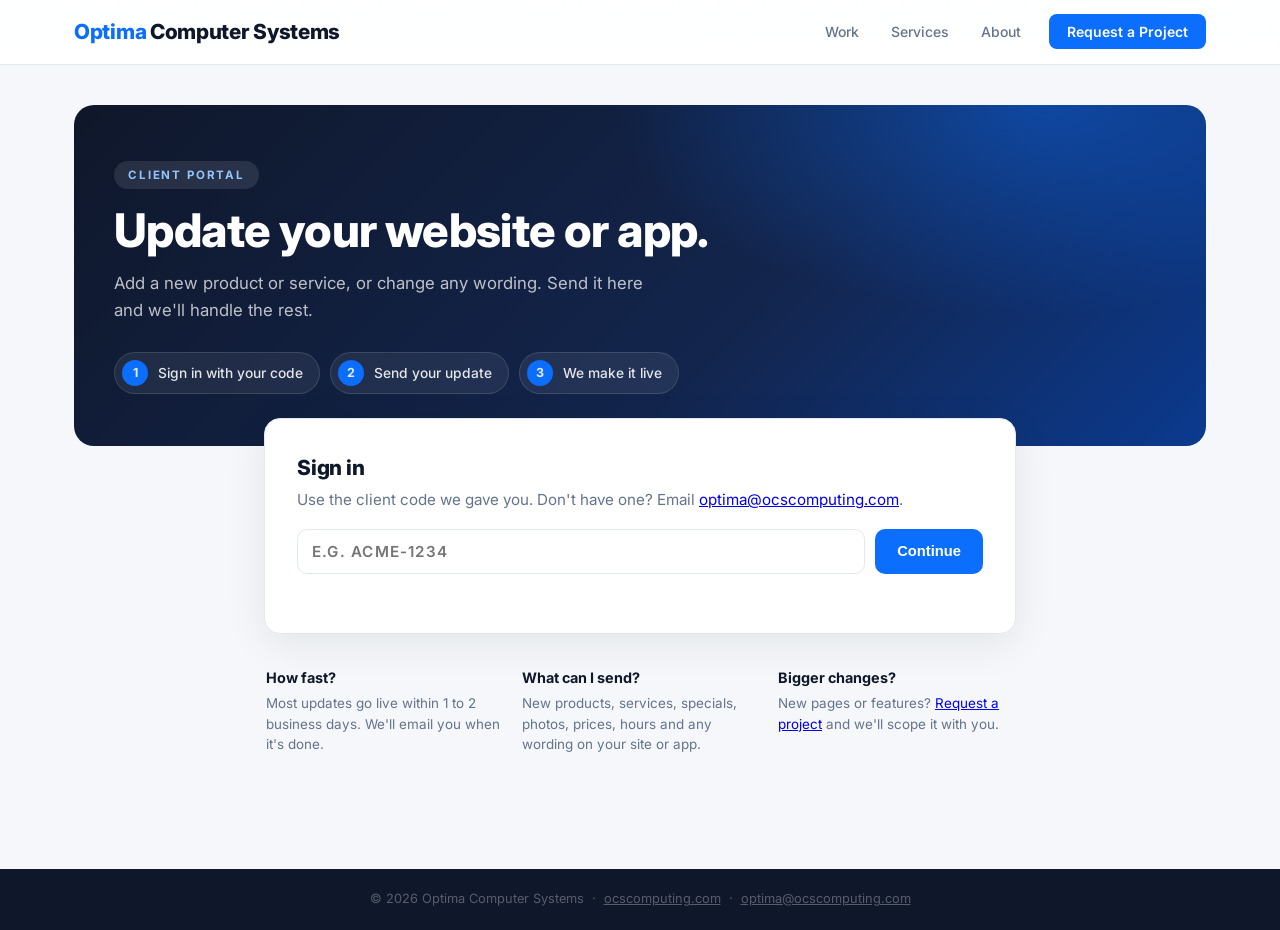
<file: client-portal.html>
<!doctype html>
<html lang="en">
<head>
<meta charset="utf-8" />
<meta name="viewport" content="width=device-width,initial-scale=1" />
<title>Client Portal | Optima Computer Systems</title>
<meta name="description" content="Optima clients: send new products, services and text changes for your website or app.">
<meta name="robots" content="noindex">
<meta name="theme-color" content="#0f172a">
<meta name="apple-mobile-web-app-capable" content="yes">
<meta name="mobile-web-app-capable" content="yes">
<meta name="apple-mobile-web-app-title" content="Optima Portal">
<link href="https://fonts.googleapis.com/css2?family=Inter:wght@300;400;500;600;700;800&display=swap" rel="stylesheet">
<link rel="stylesheet" href="styles.css">
<style>
  /* Client Portal: builds on styles.css */
  .portal-hero {
    position: relative; overflow: hidden; border-radius: 20px;
    background: linear-gradient(135deg, #0f172a 0%, #13254d 60%, #0b3a8f 100%);
    color: #fff; padding: 56px 40px 52px;
  }
  .portal-hero::before {
    content: ""; position: absolute; inset: 0; pointer-events: none;
    background: radial-gradient(600px 300px at 85% 0%, rgba(11,110,253,.45), transparent 70%);
  }
  .portal-hero > * { position: relative; }
  .portal-hero .section-label { background: rgba(255,255,255,.1); color: #93c5fd; }
  .portal-hero h1 { font-size: clamp(2rem, 4vw, 2.9rem); font-weight: 800; letter-spacing: -.6px; line-height: 1.1; margin: 6px 0 14px; max-width: 640px; }
  .portal-hero p { color: rgba(255,255,255,.72); font-size: 1.05rem; max-width: 560px; margin: 0; }
  .hero-steps { display: flex; gap: 10px; flex-wrap: wrap; margin-top: 28px; }
  .hero-step { display: flex; align-items: center; gap: 10px; background: rgba(255,255,255,.07); border: 1px solid rgba(255,255,255,.12); border-radius: 999px; padding: 7px 16px 7px 7px; font-size: .86rem; font-weight: 500; color: rgba(255,255,255,.88); }
  .hero-step b { width: 26px; height: 26px; border-radius: 50%; background: var(--accent); display: grid; place-items: center; font-size: .78rem; }

  .portal-wrap { max-width: 760px; margin: -28px auto 0; position: relative; z-index: 2; padding: 0 4px; }
  .panel { background: var(--card); border: 1px solid var(--border); border-radius: 16px; box-shadow: 0 10px 40px rgba(15,23,42,.08); padding: 32px; }
  .panel + .panel { margin-top: 20px; }
  .panel h2 { font-size: 1.3rem; font-weight: 800; letter-spacing: -.2px; margin: 0 0 4px; }
  .field { margin-bottom: 16px; }
  .field label { display: block; font-size: .875rem; font-weight: 600; margin-bottom: 6px; color: var(--text); }
  .field .opt { font-weight: 400; color: var(--muted); }
  .hint { font-size: .8rem; color: var(--muted); margin-top: 5px; }
  .row2 { display: grid; grid-template-columns: 1fr 1fr; gap: 14px; }
  .row-2-1 { display: grid; grid-template-columns: 2fr 1fr; gap: 14px; }

  .signin-row { display: flex; gap: 10px; }
  .signin-row .input { text-transform: uppercase; letter-spacing: .08em; font-weight: 600; }
  .signin-row .btn { white-space: nowrap; }
  .who { display: flex; align-items: center; gap: 14px; }
  .who-badge { width: 44px; height: 44px; border-radius: 12px; background: var(--accent-light); color: var(--accent); display: grid; place-items: center; font-weight: 800; flex-shrink: 0; }
  .who-name { font-weight: 700; font-size: 1.05rem; line-height: 1.25; }
  .who-sub { font-size: .85rem; color: var(--muted); }
  .linkbtn { background: none; border: 0; padding: 0; color: var(--accent); font: inherit; font-size: .85rem; font-weight: 600; cursor: pointer; margin-left: auto; white-space: nowrap; }
  .linkbtn:hover { text-decoration: underline; }

  .choice { display: grid; grid-template-columns: 1fr 1fr; gap: 12px; margin: 18px 0 24px; }
  .choice input { position: absolute; opacity: 0; pointer-events: none; }
  .choice label { display: flex; gap: 14px; align-items: flex-start; border: 1.5px solid var(--border); border-radius: 14px; padding: 16px; cursor: pointer; transition: border-color .15s, box-shadow .15s, background .15s; }
  .choice label:hover { border-color: rgba(11,110,253,.4); }
  .choice input:checked + label { border-color: var(--accent); background: #f7faff; box-shadow: 0 0 0 3px rgba(11,110,253,.12); }
  .choice input:focus-visible + label { outline: 2px solid var(--accent); outline-offset: 2px; }
  .choice .ic { width: 40px; height: 40px; border-radius: 10px; background: var(--accent-light); color: var(--accent); display: grid; place-items: center; flex-shrink: 0; }
  .choice input:checked + label .ic { background: var(--accent); color: #fff; }
  .choice strong { display: block; font-size: .95rem; }
  .choice span.d { display: block; font-size: .82rem; color: var(--muted); line-height: 1.45; margin-top: 2px; }

  .seg { display: inline-flex; background: var(--bg); border: 1px solid var(--border); border-radius: 10px; padding: 3px; gap: 2px; flex-wrap: wrap; }
  .seg input { position: absolute; opacity: 0; pointer-events: none; }
  .seg label { margin: 0 !important; padding: 7px 16px; border-radius: 8px; font-size: .86rem !important; font-weight: 600 !important; color: var(--muted) !important; cursor: pointer; }
  .seg input:checked + label { background: #fff; color: var(--accent) !important; box-shadow: 0 1px 4px rgba(15,23,42,.1); }
  .seg input:focus-visible + label { outline: 2px solid var(--accent); }
  .seg input:disabled + label { opacity: .4; cursor: not-allowed; }

  .drop { position: relative; border: 1.5px dashed #c7d2e2; border-radius: 14px; background: #fafcff; padding: 26px 18px; text-align: center; cursor: pointer; transition: border-color .15s, background .15s; }
  .drop:hover, .drop.over { border-color: var(--accent); background: #f3f8ff; }
  .drop input { position: absolute; inset: 0; opacity: 0; cursor: pointer; }
  .drop .ic { width: 44px; height: 44px; margin: 0 auto 8px; border-radius: 12px; background: var(--accent-light); color: var(--accent); display: grid; place-items: center; }
  .drop strong { display: block; font-size: .92rem; }
  .drop span { font-size: .8rem; color: var(--muted); }
  .preview { display: none; align-items: center; gap: 14px; border: 1px solid var(--border); border-radius: 14px; padding: 10px; }
  .preview.show { display: flex; }
  .preview img { width: 84px; height: 84px; object-fit: cover; border-radius: 10px; background: var(--bg); }
  .preview .meta { flex: 1; min-width: 0; font-size: .85rem; }
  .preview .meta b { display: block; white-space: nowrap; overflow: hidden; text-overflow: ellipsis; }
  .preview .meta span { color: var(--muted); }

  .divider { height: 1px; background: var(--border); margin: 8px 0 20px; }
  .submit-row { display: flex; align-items: center; gap: 14px; flex-wrap: wrap; margin-top: 8px; }
  .btn[disabled] { opacity: .6; cursor: wait; transform: none; box-shadow: none; }
  .msg { font-size: .88rem; margin-top: 10px; min-height: 1.2em; }
  .msg.err { color: #c62828; }

  .done { text-align: center; padding: 44px 32px; }
  .done .check { width: 64px; height: 64px; margin: 0 auto 16px; border-radius: 50%; background: #e7f6ec; color: #1f8a46; display: grid; place-items: center; }
  .done h2 { font-size: 1.5rem; }
  .ref { display: inline-block; margin: 14px 0 22px; font-family: ui-monospace, "SF Mono", Consolas, monospace; font-weight: 700; background: var(--bg); border: 1px solid var(--border); border-radius: 8px; padding: 6px 14px; letter-spacing: .05em; }

  .faq { display: grid; grid-template-columns: repeat(3, 1fr); gap: 16px; max-width: 760px; margin: 28px auto 0; }
  .faq div { padding: 4px 2px; }
  .faq h3 { font-size: .9rem; font-weight: 700; margin: 0 0 4px; }
  .faq p { font-size: .84rem; color: var(--muted); margin: 0; line-height: 1.55; }
  .tip { display: flex; align-items: center; gap: 10px; margin-top: 16px; padding-top: 14px; border-top: 1px solid var(--border); font-size: .84rem; color: var(--muted); }
  .tip svg { flex-shrink: 0; color: var(--accent); }
  .loading { display: flex; align-items: center; justify-content: center; gap: 12px; font-weight: 600; color: var(--muted); }
  .spinner { width: 20px; height: 20px; border-radius: 50%; border: 2.5px solid var(--accent-light); border-top-color: var(--accent); animation: spin .8s linear infinite; }
  @keyframes spin { to { transform: rotate(360deg); } }
  [hidden] { display: none !important; }

  @media (max-width: 720px) {
    .portal-hero { padding: 40px 22px 48px; border-radius: 16px; }
    .panel { padding: 22px 18px; }
    .choice, .row2, .row-2-1, .faq { grid-template-columns: 1fr; }
    .signin-row { flex-direction: column; }
    .tip { flex-wrap: wrap; }
    .tip span { flex: 1 1 200px; }
  }
</style>
</head>
<body>
<nav class="navbar">
  <div class="nav-inner">
    <a href="index.html" class="nav-brand">
      <span class="nav-wordmark"><span class="accent">Optima</span><span class="nav-wordmark-full"> Computer Systems</span><span class="nav-wordmark-short"> CS</span></span>
    </a>
    <ul class="nav-links">
      <li><a href="index.html#projects">Work</a></li>
      <li><a href="index.html#services">Services</a></li>
      <li><a href="index.html#about">About</a></li>
      <li><a href="index.html#contact" class="nav-cta">Request a Project</a></li>
    </ul>
  </div>
</nav>

<div class="container">
  <header class="portal-hero">
    <div class="section-label">Client Portal</div>
    <h1>Update your website or app.</h1>
    <p>Add a new product or service, or change any wording. Send it here and we'll handle the rest.</p>
    <div class="hero-steps" aria-label="How it works">
      <div class="hero-step"><b>1</b>Sign in with your code</div>
      <div class="hero-step"><b>2</b>Send your update</div>
      <div class="hero-step"><b>3</b>We make it live</div>
    </div>
  </header>

  <main class="portal-wrap">
    <!-- Sign in -->
    <section class="panel" id="signinPanel" aria-labelledby="signinTitle">
      <h2 id="signinTitle">Sign in</h2>
      <p class="small" style="margin:0 0 16px">Use the client code we gave you. Don't have one? Email <a href="mailto:optima@ocscomputing.com">optima@ocscomputing.com</a>.</p>
      <form id="signinForm" novalidate>
        <label for="code" class="sr" style="position:absolute;left:-9999px">Client code</label>
        <div class="signin-row">
          <input id="code" class="input" placeholder="e.g. ACME-1234" autocomplete="off" autocapitalize="characters" spellcheck="false" required>
          <button class="btn" type="submit" id="signinBtn">Continue</button>
        </div>
        <div class="msg err" id="signinMsg" role="alert"></div>
      </form>
    </section>

    <!-- Auto sign-in from a personal link -->
    <section class="panel loading" id="loadingPanel" hidden aria-live="polite">
      <span class="spinner" aria-hidden="true"></span> Signing you in…
    </section>

    <!-- Signed in -->
    <section class="panel" id="whoPanel" hidden>
      <div class="who">
        <div class="who-badge" id="whoBadge">N</div>
        <div>
          <div class="who-name" id="whoName">Client</div>
          <div class="who-sub">Signed in</div>
        </div>
        <button class="linkbtn" type="button" id="signoutBtn">Switch client</button>
      </div>
      <div class="tip" id="homeTip">
        <svg width="16" height="16" viewBox="0 0 24 24" fill="none" stroke="currentColor" stroke-width="2" stroke-linecap="round" stroke-linejoin="round" aria-hidden="true"><path d="M4 12v8a2 2 0 0 0 2 2h12a2 2 0 0 0 2-2v-8"/><path d="m16 6-4-4-4 4"/><path d="M12 2v13"/></svg>
        <span id="homeTipText">Tip: save this page to your home screen to send updates in one tap.</span>
        <button class="linkbtn" type="button" id="copyLink">Copy my link</button>
      </div>
    </section>

    <!-- Request form -->
    <section class="panel" id="requestPanel" hidden aria-labelledby="reqTitle">
      <h2 id="reqTitle">What would you like to update?</h2>
      <form id="requestForm" novalidate>
        <div class="choice" role="radiogroup" aria-label="Request type">
          <input type="radio" name="kind" id="kindProduct" value="product" checked>
          <label for="kindProduct">
            <span class="ic"><svg width="20" height="20" viewBox="0 0 24 24" fill="none" stroke="currentColor" stroke-width="2" stroke-linecap="round" stroke-linejoin="round"><path d="M12 5v14M5 12h14"/></svg></span>
            <span><strong>Add a product or service</strong><span class="d">Upload a photo and describe it. We'll add it for you.</span></span>
          </label>
          <input type="radio" name="kind" id="kindText" value="text">
          <label for="kindText">
            <span class="ic"><svg width="20" height="20" viewBox="0 0 24 24" fill="none" stroke="currentColor" stroke-width="2" stroke-linecap="round" stroke-linejoin="round"><path d="M12 20h9"/><path d="M16.5 3.5a2.1 2.1 0 0 1 3 3L7 19l-4 1 1-4Z"/></svg></span>
            <span><strong>Change some text</strong><span class="d">Hours, prices, descriptions, anything. Type what it should say.</span></span>
          </label>
        </div>

        <div class="field">
          <label id="targetLbl">Where should this change go?</label>
          <div class="seg" role="radiogroup" aria-labelledby="targetLbl">
            <input type="radio" name="target" id="tWeb" value="website"><label for="tWeb">Website</label>
            <input type="radio" name="target" id="tApp" value="app"><label for="tApp">App</label>
            <input type="radio" name="target" id="tBoth" value="both" checked><label for="tBoth">Both</label>
          </div>
        </div>
        <div class="field" id="locField" hidden>
          <label id="locLbl">Store location</label>
          <div class="seg" role="radiogroup" aria-labelledby="locLbl" id="locOptions"></div>
        </div>
        <div class="divider"></div>

        <!-- Product / service -->
        <div id="productFields">
          <div class="field" id="photoField">
            <label id="photoLbl">Photo <span class="opt">(recommended)</span></label>
            <div class="drop" id="drop">
              <input type="file" id="photo" accept="image/*" aria-label="Upload a photo">
              <div class="ic"><svg width="22" height="22" viewBox="0 0 24 24" fill="none" stroke="currentColor" stroke-width="2" stroke-linecap="round" stroke-linejoin="round"><rect x="3" y="3" width="18" height="18" rx="2"/><circle cx="9" cy="9" r="2"/><path d="m21 15-3.1-3.1a2 2 0 0 0-2.8 0L6 21"/></svg></div>
              <strong>Tap to add a photo</strong>
              <span>or drag one here. JPG or PNG, any size.</span>
            </div>
            <div class="preview" id="preview">
              <img id="previewImg" alt="Selected photo">
              <div class="meta"><b id="previewName">photo.jpg</b><span id="previewSize"></span></div>
              <button class="linkbtn" type="button" id="removePhoto">Remove</button>
            </div>
          </div>
          <div class="row-2-1" id="nameRow">
            <div class="field">
              <label for="title">Product or service name</label>
              <input id="title" class="input" maxlength="120" placeholder="e.g. Hot towel shave">
            </div>
            <div class="field">
              <label for="price">Price <span class="opt">(optional)</span></label>
              <input id="price" class="input" maxlength="40" placeholder="e.g. $30">
            </div>
          </div>
          <div class="field" id="descField">
            <label for="description">Description</label>
            <textarea id="description" class="input" rows="4" maxlength="5000" placeholder="What it is, what's included, anything customers should know."></textarea>
          </div>
        </div>

        <!-- Text change -->
        <div id="textFields" hidden>
          <div class="field">
            <label for="location">Where is the text?</label>
            <input id="location" class="input" maxlength="200" placeholder="e.g. Home page, the hours section">
            <div class="hint">The page, screen or section is plenty. A screenshot below helps too.</div>
          </div>
          <div class="field">
            <label for="currentText">What it says now <span class="opt">(optional)</span></label>
            <textarea id="currentText" class="input" rows="2" maxlength="3000" placeholder="Paste or describe the current wording"></textarea>
          </div>
          <div class="field">
            <label for="newText">What it should say</label>
            <textarea id="newText" class="input" rows="4" maxlength="5000" placeholder="Type the new wording exactly as you'd like it"></textarea>
          </div>
        </div>

        <div class="field">
          <label for="notes">Anything else? <span class="opt">(optional)</span></label>
          <textarea id="notes" class="input" rows="2" maxlength="2000" placeholder="Timing, where it should appear, questions for us"></textarea>
        </div>
        <div class="field">
          <label for="contact">Your email</label>
          <input id="contact" type="email" class="input" maxlength="200" placeholder="So we can confirm when it's live" autocomplete="email">
        </div>

        <div class="submit-row">
          <button class="btn" type="submit" id="sendBtn">Send update</button>
          <span class="small" style="font-size:.84rem">We'll confirm by email, usually within 24 hours.</span>
        </div>
        <div class="msg err" id="sendMsg" role="alert"></div>
      </form>
    </section>

    <!-- Success -->
    <section class="panel done" id="donePanel" hidden aria-live="polite">
      <div class="check"><svg width="30" height="30" viewBox="0 0 24 24" fill="none" stroke="currentColor" stroke-width="2.6" stroke-linecap="round" stroke-linejoin="round"><path d="M20 6 9 17l-5-5"/></svg></div>
      <h2>Update received</h2>
      <p class="small" style="margin:0 auto;max-width:420px" id="doneText">We'll get it done and email you when it's live.</p>
      <div class="ref" id="doneRef">REQ-0000</div>
      <div><button class="btn secondary" type="button" id="againBtn">Send another update</button></div>
    </section>

    <div class="faq">
      <div><h3>How fast?</h3><p>Most updates go live within 1 to 2 business days. We'll email you when it's done.</p></div>
      <div><h3>What can I send?</h3><p>New products, services, specials, photos, prices, hours and any wording on your site or app.</p></div>
      <div><h3>Bigger changes?</h3><p>New pages or features? <a href="index.html#contact">Request a project</a> and we'll scope it with you.</p></div>
    </div>
  </main>
</div>

<footer class="footer-full" style="margin-top:70px">
  <div class="footer-bottom">
    <p>&copy; 2026 Optima Computer Systems &nbsp;·&nbsp; <a href="index.html" style="color:inherit">ocscomputing.com</a> &nbsp;·&nbsp; <a href="mailto:optima@ocscomputing.com" style="color:inherit">optima@ocscomputing.com</a></p>
  </div>
</footer>

<script>
(function () {
  /* ===== Settings ===== */
  // LIVE = false: preview mode. Sign-in works, but nothing is uploaded or emailed.
  var LIVE = true;

  // Your existing Formspree form: every request is emailed to your business inbox through it.
  var FORMSPREE_URL = "https://formspree.io/f/xreebokg";

  // Free Cloudinary account for photos (see CLIENT-PORTAL-SETUP.md).
  var CLOUDINARY_CLOUD = "dsu4e88y";   // your Cloud name, e.g. "dxyz123ab"
  var CLOUDINARY_PRESET = "client_portal";  // your unsigned upload preset, e.g. "client_portal"

  // Your clients. Codes are stored scrambled (hashed), so they can't be read from this file.
  // Make new entries with make-client-code.html, then paste the line it gives you here.
 
              var CLIENTS = [
    { name: "Natural World", site: false, app: true, locations: ["Matt's Natural World – Florence, KY", "Susan's Natural World – Cincinnati, OH"], hash: "6f68848fe4135cd1586f835e074d34bc375a044fa4e23e59d68c7dc184a37704" },
    { name: "Lighthouse Center for Therapy & Play", site: true, app: false, hash: "bb83ced9d66391617a80128693d8385e6380d4aa1af1f120adde2207c74a7301" },
    { name: "Faded Laces Barbershop", site: true, app: true, hash: "b6e8b4189c0e15176d66afc09b0a3c9d3463e3eee04f6a45decade6b99de9fa7" },
  ];

  var PREVIEW = !LIVE;
  var $ = function (id) { return document.getElementById(id); };
  var session = null; // { code, name, has_site, has_app }
  var photoData = null; // base64 (no prefix)

  function store(k, v) { try { v == null ? sessionStorage.removeItem(k) : sessionStorage.setItem(k, v); } catch (e) {} }
  function read(k) { try { return sessionStorage.getItem(k); } catch (e) { return null; } }
  function keep(k, v) { try { localStorage.setItem(k, v); } catch (e) {} }
  function recall(k) { try { return localStorage.getItem(k); } catch (e) { return null; } }

  /* ===== Code check: SHA-256 of "optima-portal|CODE" ===== */
  function sha256Fallback(str) {
    var K = [], H = [], i, j, isP = function (n) { for (var f = 2; f * f <= n; f++) if (n % f === 0) return false; return true; };
    for (i = 2, j = 0; j < 64; i++) if (isP(i)) { if (j < 8) H[j] = (Math.pow(i, 1 / 2) * 4294967296) | 0; K[j++] = (Math.pow(i, 1 / 3) * 4294967296) | 0; }
    var bytes = unescape(encodeURIComponent(str)), l = bytes.length * 8, w = [];
    bytes += "\x80"; while (bytes.length % 64 - 56) bytes += "\x00";
    for (i = 0; i < bytes.length; i++) w[i >> 2] |= bytes.charCodeAt(i) << ((3 - i) % 4) * 8;
    w[w.length] = (l / 4294967296) | 0; w[w.length] = l;
    var r = function (v, n) { return (v >>> n) | (v << (32 - n)); };
    for (j = 0; j < w.length; j += 16) {
      var W = w.slice(j, j + 16), h = H.slice(0, 8);
      for (i = 0; i < 64; i++) {
        if (i >= 16) { var a = W[i - 15], b = W[i - 2]; W[i] = (W[i - 16] + (r(a, 7) ^ r(a, 18) ^ (a >>> 3)) + W[i - 7] + (r(b, 17) ^ r(b, 19) ^ (b >>> 10))) | 0; }
        var e = h[4], t1 = h[7] + (r(e, 6) ^ r(e, 11) ^ r(e, 25)) + ((e & h[5]) ^ (~e & h[6])) + K[i] + W[i];
        var x = h[0], t2 = (r(x, 2) ^ r(x, 13) ^ r(x, 22)) + ((x & h[1]) ^ (x & h[2]) ^ (h[1] & h[2]));
        h = [(t1 + t2) | 0].concat(h); h[4] = (h[4] + t1) | 0; h.length = 8;
      }
      for (i = 0; i < 8; i++) H[i] = (H[i] + h[i]) | 0;
    }
    var out = ""; for (i = 0; i < 8; i++) out += ("00000000" + (H[i] >>> 0).toString(16)).slice(-8);
    return out;
  }
  function hashCode(code) {
    var s = "optima-portal|" + code;
    if (window.crypto && crypto.subtle && window.TextEncoder) {
      return crypto.subtle.digest("SHA-256", new TextEncoder().encode(s)).then(function (buf) {
        return Array.prototype.map.call(new Uint8Array(buf), function (b) { return ("0" + b.toString(16)).slice(-2); }).join("");
      }, function () { return sha256Fallback(s); });
    }
    return Promise.resolve(sha256Fallback(s));
  }

  function wait(ms) { return new Promise(function (r) { setTimeout(r, ms); }); }
  function makeRef() {
    var d = new Date(), abc = "ABCDEFGHJKLMNPQRSTUVWXYZ23456789", tail = "";
    for (var i = 0; i < 3; i++) tail += abc[Math.floor(Math.random() * abc.length)];
    return "REQ-" + ("0" + (d.getMonth() + 1)).slice(-2) + ("0" + d.getDate()).slice(-2) + "-" + tail;
  }

  function uploadPhoto() {
    if (!photoData || PREVIEW) return Promise.resolve(null);
    if (!CLOUDINARY_CLOUD || !CLOUDINARY_PRESET) return Promise.resolve(null);
    var fd = new FormData();
    fd.append("file", "data:image/jpeg;base64," + photoData);
    fd.append("upload_preset", CLOUDINARY_PRESET);
    fd.append("folder", "client_portal/" + session.code.split("-")[0].toLowerCase());
    return fetch("https://api.cloudinary.com/v1_1/" + CLOUDINARY_CLOUD + "/image/upload", { method: "POST", body: fd })
      .then(function (r) { return r.json().then(function (j) { if (!r.ok || !j.secure_url) throw 0; return j.secure_url; }); })
      .catch(function () { throw new Error("The photo couldn't be uploaded. Check your connection, or remove the photo and try again."); });
  }

  function callFn(body) {
    if (body.action === "verify") {
      if (!body.code) return Promise.reject(new Error("Enter your client code."));
      return hashCode(body.code).then(function (h) {
        var c = CLIENTS.filter(function (x) { return x.hash === h; })[0];
        if (c) return { name: c.name, has_site: c.site !== false, has_app: !!c.app, locations: c.locations || [] };
        return wait(700).then(function () { throw new Error("That client code wasn't recognized. Check it and try again."); });
      });
    }
    // Submit: upload the photo (if any), then emailYou() sends the request to your inbox.
    return (PREVIEW ? wait(600) : Promise.resolve()).then(uploadPhoto).then(function (url) {
      return { ref: makeRef(), image_url: url };
    });
  }

  /* ===== Sign in ===== */
  function showSignedIn() {
    $("signinPanel").hidden = true;
    $("whoPanel").hidden = false;
    $("requestPanel").hidden = false;
    $("donePanel").hidden = true;
    $("whoName").textContent = session.name;
    $("whoBadge").textContent = session.name.trim().charAt(0).toUpperCase();
    // Only offer website/app if the client has them.
    var onlyOne = session.has_site !== session.has_app;
    $("tWeb").disabled = !session.has_site;
    $("tApp").disabled = !session.has_app;
    $("tBoth").disabled = onlyOne;
    if (onlyOne) (session.has_site ? $("tWeb") : $("tApp")).checked = true;
    // Store location: only for clients with more than one store.
    var locs = session.locations || [];
    $("locField").hidden = locs.length < 2;
    var box = $("locOptions"); box.innerHTML = "";
    if (locs.length > 1) locs.concat(["All locations"]).forEach(function (name, i) {
      var id = "loc" + i, inp = document.createElement("input"), lab = document.createElement("label");
      inp.type = "radio"; inp.name = "location"; inp.id = id; inp.value = name;
      lab.htmlFor = id; lab.textContent = name;
      box.appendChild(inp); box.appendChild(lab);
    });
    try { if (!/[?&]code=/.test(location.search)) history.replaceState(null, "", personalLink(session.code)); } catch (e) {}
    var c = recall("ocs_portal_email");
    if (c && !$("contact").value) $("contact").value = c;
  }
  function signOut() {
    session = null; store("ocs_portal", null);
    try { history.replaceState(null, "", location.pathname); } catch (e) {}
    $("signinPanel").hidden = false;
    $("whoPanel").hidden = $("requestPanel").hidden = $("donePanel").hidden = true;
    $("code").value = ""; $("code").focus();
  }

  $("signinForm").addEventListener("submit", function (e) {
    e.preventDefault();
    var code = $("code").value.trim().toUpperCase();
    $("signinMsg").textContent = "";
    if (!code) { $("signinMsg").textContent = "Enter your client code."; return; }
    var btn = $("signinBtn");
    btn.disabled = true; btn.textContent = "Checking…";
    callFn({ action: "verify", code: code }).then(function (res) {
      session = { code: code, name: res.name, has_site: res.has_site !== false, has_app: !!res.has_app, locations: res.locations || [] };
      store("ocs_portal", JSON.stringify(session));
      showSignedIn();
    }).catch(function (err) {
      $("signinMsg").textContent = err.message;
    }).finally(function () {
      btn.disabled = false; btn.textContent = "Continue";
    });
  });
  $("signoutBtn").addEventListener("click", signOut);

  /* ===== Request type ===== */
  function syncKind() {
    var isText = $("kindText").checked;
    $("textFields").hidden = !isText;
    $("nameRow").hidden = $("descField").hidden = isText;
    // One photo box for both: a product photo, or a screenshot of the text to change.
    var pf = $("photoField");
    if (isText) $("textFields").appendChild(pf); else $("productFields").insertBefore(pf, $("productFields").firstChild);
    $("photoLbl").innerHTML = isText ? 'Screenshot <span class="opt">(optional)</span>' : 'Photo <span class="opt">(recommended)</span>';
    $("drop").querySelector("strong").textContent = isText ? "Tap to add a screenshot" : "Tap to add a photo";
    $("sendMsg").textContent = "";
  }
  $("kindProduct").addEventListener("change", syncKind);
  $("kindText").addEventListener("change", syncKind);

  /* ===== Photo: resize in the browser so uploads stay quick ===== */
  function resetPhoto() {
    photoData = null; $("photo").value = "";
    $("preview").classList.remove("show"); $("drop").hidden = false;
  }
  function loadPhoto(file) {
    if (!file) return;
    if (!/^image\//.test(file.type)) { $("sendMsg").textContent = "That file isn't a photo. Choose a JPG or PNG."; return; }
    $("sendMsg").textContent = "";
    var url = URL.createObjectURL(file);
    var img = new Image();
    img.onload = function () {
      var max = 1800, w = img.naturalWidth, h = img.naturalHeight;
      var s = Math.min(1, max / Math.max(w, h));
      var c = document.createElement("canvas");
      c.width = Math.round(w * s); c.height = Math.round(h * s);
      var ctx = c.getContext("2d");
      ctx.fillStyle = "#fff"; ctx.fillRect(0, 0, c.width, c.height);
      ctx.drawImage(img, 0, 0, c.width, c.height);
      var dataUrl = c.toDataURL("image/jpeg", 0.86);
      photoData = dataUrl.split(",")[1];
      $("previewImg").src = dataUrl;
      $("previewName").textContent = file.name;
      $("previewSize").textContent = c.width + " × " + c.height + " · " + Math.round(photoData.length * 0.75 / 1024) + " KB";
      $("preview").classList.add("show"); $("drop").hidden = true;
      URL.revokeObjectURL(url);
    };
    img.onerror = function () {
      URL.revokeObjectURL(url);
      $("sendMsg").textContent = "That photo couldn't be opened. Try a JPG or PNG (iPhone HEIC photos may need converting).";
    };
    img.src = url;
  }
  $("photo").addEventListener("change", function () { loadPhoto(this.files[0]); });
  $("removePhoto").addEventListener("click", resetPhoto);
  ["dragenter", "dragover"].forEach(function (t) { $("drop").addEventListener(t, function (e) { e.preventDefault(); $("drop").classList.add("over"); }); });
  ["dragleave", "drop"].forEach(function (t) { $("drop").addEventListener(t, function () { $("drop").classList.remove("over"); }); });
  $("drop").addEventListener("drop", function (e) { e.preventDefault(); loadPhoto(e.dataTransfer.files[0]); });

  /* ===== Submit ===== */
  function val(id) { return $(id).value.trim(); }
  function targetVal() { var t = document.querySelector('input[name="target"]:checked'); return t ? t.value : ""; }

  function emailYou(payload, res) {
    // Sends the request to your business email through Formspree.
    if (PREVIEW) return Promise.resolve();
    var isProduct = payload.kind === "product";
    var where = { website: "Website", app: "App", both: "Website and app" }[payload.target];
    var fd = new FormData();
    fd.append("_subject", "Client update " + res.ref + ": " + session.name + (payload.store_location ? " – " + payload.store_location : "") + " (" + (isProduct ? "new product/service" : "text change") + ")");
    fd.append("Client", session.name);
    fd.append("Reference", res.ref);
    fd.append("Request", isProduct ? "Add a product or service" : "Change text");
    fd.append("Where", where);
    if (payload.store_location) fd.append("Store location", payload.store_location);
    if (isProduct) {
      fd.append("Name", payload.title);
      if (payload.price) fd.append("Price", payload.price);
      fd.append("Description", payload.new_text);
    } else {
      fd.append("Location", payload.location);
      if (payload.current_text) fd.append("Current text", payload.current_text);
      fd.append("New text", payload.new_text);
    }
    if (payload.notes) fd.append("Notes", payload.notes);
    fd.append("Photo", res.image_url || (photoData ? "Photo was added but couldn't be uploaded (photo hosting isn't set up)" : "None attached"));
    if (payload.contact) { fd.append("email", payload.contact); fd.append("_replyto", payload.contact); }
    return fetch(FORMSPREE_URL, { method: "POST", body: fd, headers: { Accept: "application/json" } }).then(function (r) {
      if (!r.ok) throw 0;
    }).catch(function () {
      throw new Error("Your update couldn't be sent. Please try again, or email optima@ocscomputing.com.");
    });
  }

  $("requestForm").addEventListener("submit", function (e) {
    e.preventDefault();
    var msg = $("sendMsg"); msg.textContent = "";
    var kind = $("kindText").checked ? "text" : "product";
    var payload = {
      action: "submit", code: session.code, kind: kind, target: targetVal(),
      notes: val("notes"), contact: val("contact")
    };
    if (kind === "product") {
      payload.title = val("title"); payload.price = val("price"); payload.new_text = val("description");
      if (!payload.title) { msg.textContent = "Add the product or service name."; $("title").focus(); return; }
      if (!payload.new_text) { msg.textContent = "Add a short description."; $("description").focus(); return; }
    } else {
      payload.location = val("location"); payload.current_text = val("currentText"); payload.new_text = val("newText");
      if (!payload.location) { msg.textContent = "Say where the text is."; $("location").focus(); return; }
      if (!payload.new_text) { msg.textContent = "Type what the text should say."; $("newText").focus(); return; }
    }
    if ((session.locations || []).length > 1) {
      var lc = document.querySelector('input[name="location"]:checked');
      if (!lc) { msg.textContent = "Choose which store location this is for."; $("locField").scrollIntoView({ behavior: "smooth", block: "center" }); return; }
      payload.store_location = lc.value;
    }
    if (!payload.contact || !/^\S+@\S+\.\S+$/.test(payload.contact)) { msg.textContent = "Add your email so we can confirm when it's live."; $("contact").focus(); return; }
    if (photoData) payload.image = photoData;
    keep("ocs_portal_email", payload.contact);

    var btn = $("sendBtn");
    btn.disabled = true; btn.textContent = photoData ? "Uploading…" : "Sending…";
    callFn(payload).then(function (res) {
      return emailYou(payload, res).then(function () { return res; });
    }).then(function (res) {
      $("requestPanel").hidden = true;
      $("donePanel").hidden = false;
      $("doneRef").textContent = res.ref;
      $("doneText").textContent = "Thanks, " + session.name + ". We'll make the change and email " + payload.contact + " when it's live.";
      $("requestForm").reset(); resetPhoto();
      $("kindProduct").checked = true; syncKind();
      $("contact").value = payload.contact;
      $("donePanel").scrollIntoView({ behavior: "smooth", block: "center" });
    }).catch(function (err) {
      msg.textContent = err.message;
    }).finally(function () {
      btn.disabled = false; btn.textContent = "Send update";
    });
  });

  $("againBtn").addEventListener("click", function () {
    showSignedIn();
    $("requestPanel").scrollIntoView({ behavior: "smooth", block: "start" });
  });

  /* ===== Personal link: client-portal.html?code=NELLS-4821 signs the client in automatically ===== */
  function personalLink(code) {
    return location.origin + location.pathname + "?code=" + encodeURIComponent(code);
  }
  $("copyLink").addEventListener("click", function () {
    var link = personalLink(session.code), btn = this;
    var done = function () { btn.textContent = "Copied"; setTimeout(function () { btn.textContent = "Copy my link"; }, 1800); };
    if (navigator.clipboard && navigator.clipboard.writeText) navigator.clipboard.writeText(link).then(done, function () { prompt("Your link:", link); });
    else prompt("Your link:", link);
  });

  var linkCode = "";
  try { linkCode = (new URLSearchParams(location.search).get("code") || "").trim().toUpperCase(); } catch (e) {}
  try { session = JSON.parse(read("ocs_portal") || "null"); } catch (e) { session = null; }

  if (linkCode && !(session && session.code === linkCode)) {
    // Opened from a personal link: sign in with the code in the link.
    $("signinPanel").hidden = true;
    $("loadingPanel").hidden = false;
    callFn({ action: "verify", code: linkCode }).then(function (res) {
      session = { code: linkCode, name: res.name, has_site: res.has_site !== false, has_app: !!res.has_app, locations: res.locations || [] };
      store("ocs_portal", JSON.stringify(session));
      $("loadingPanel").hidden = true;
      showSignedIn();
    }).catch(function (err) {
      session = null;
      $("loadingPanel").hidden = true;
      $("signinPanel").hidden = false;
      $("code").value = linkCode;
      $("signinMsg").textContent = "This link didn't work. " + err.message;
    });
  } else if (session && session.code) {
    showSignedIn();
  }
})();
</script>
</body>
</html>
</file>
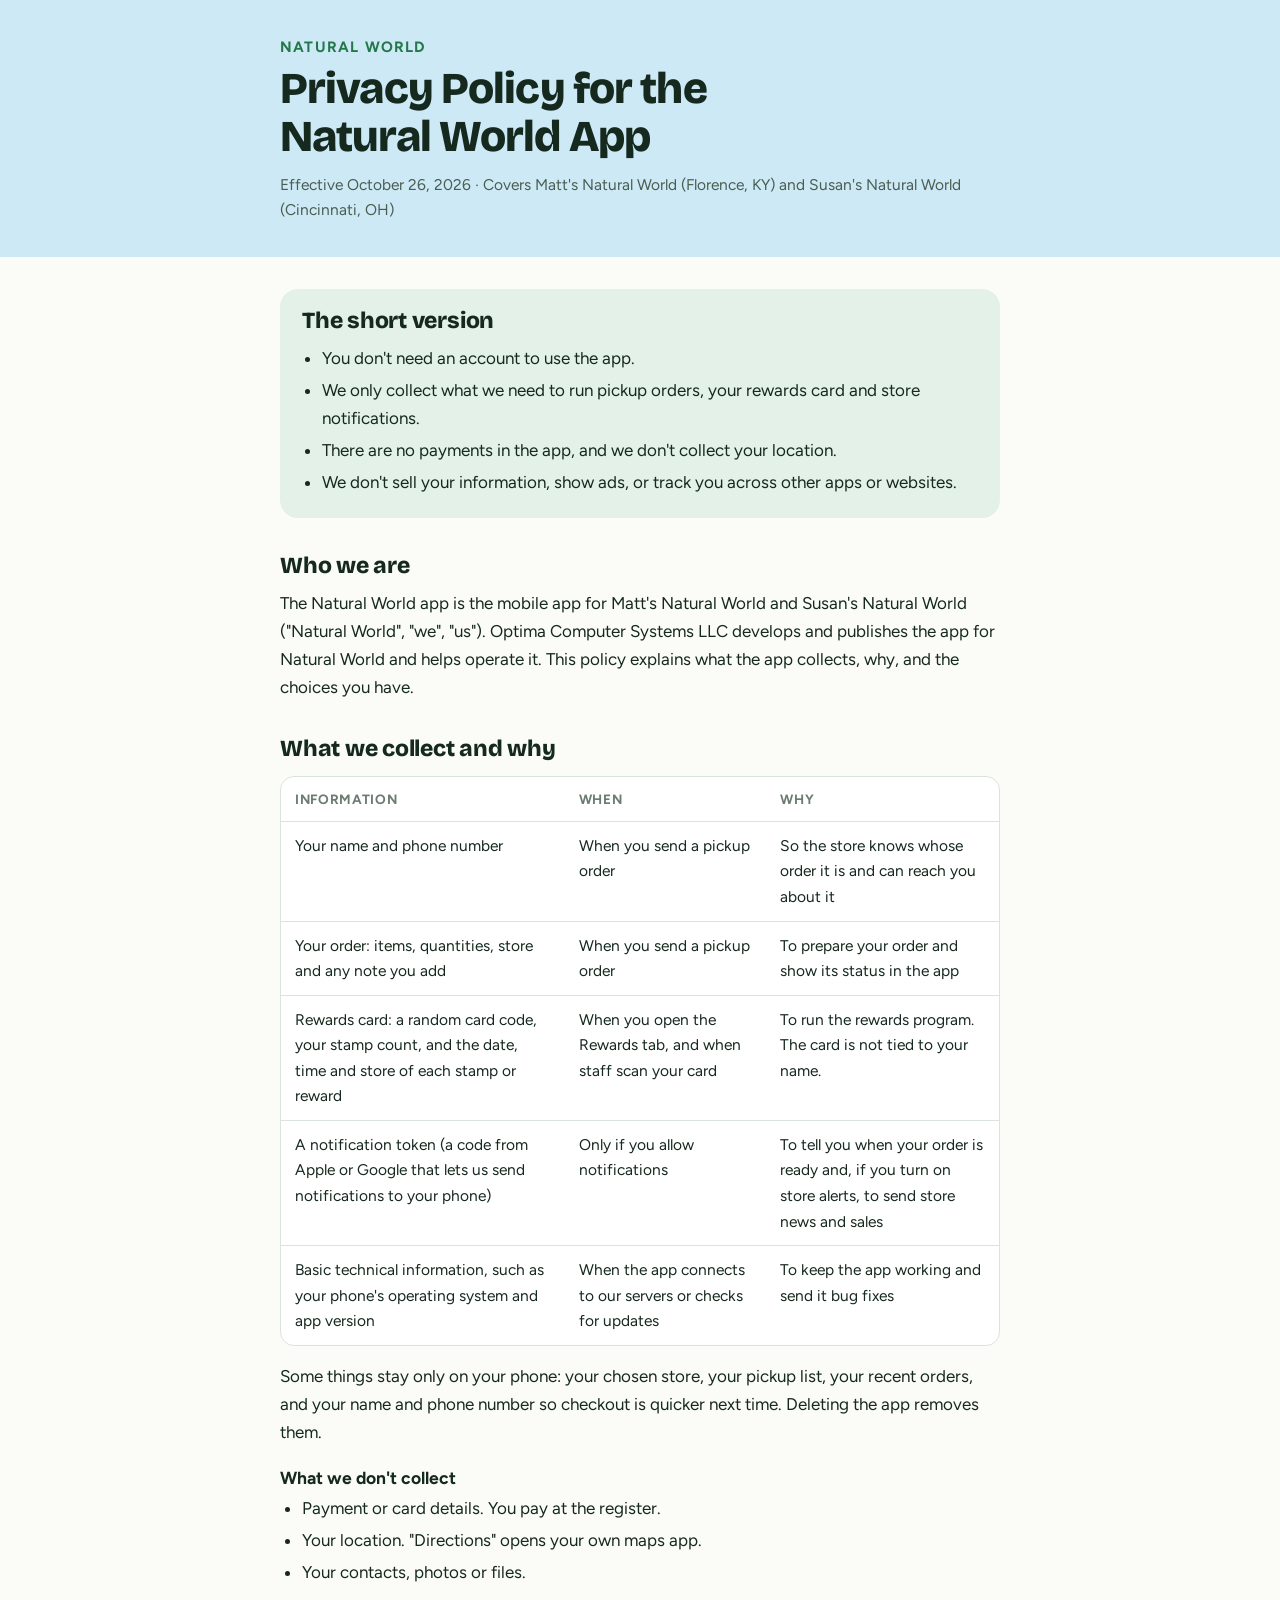
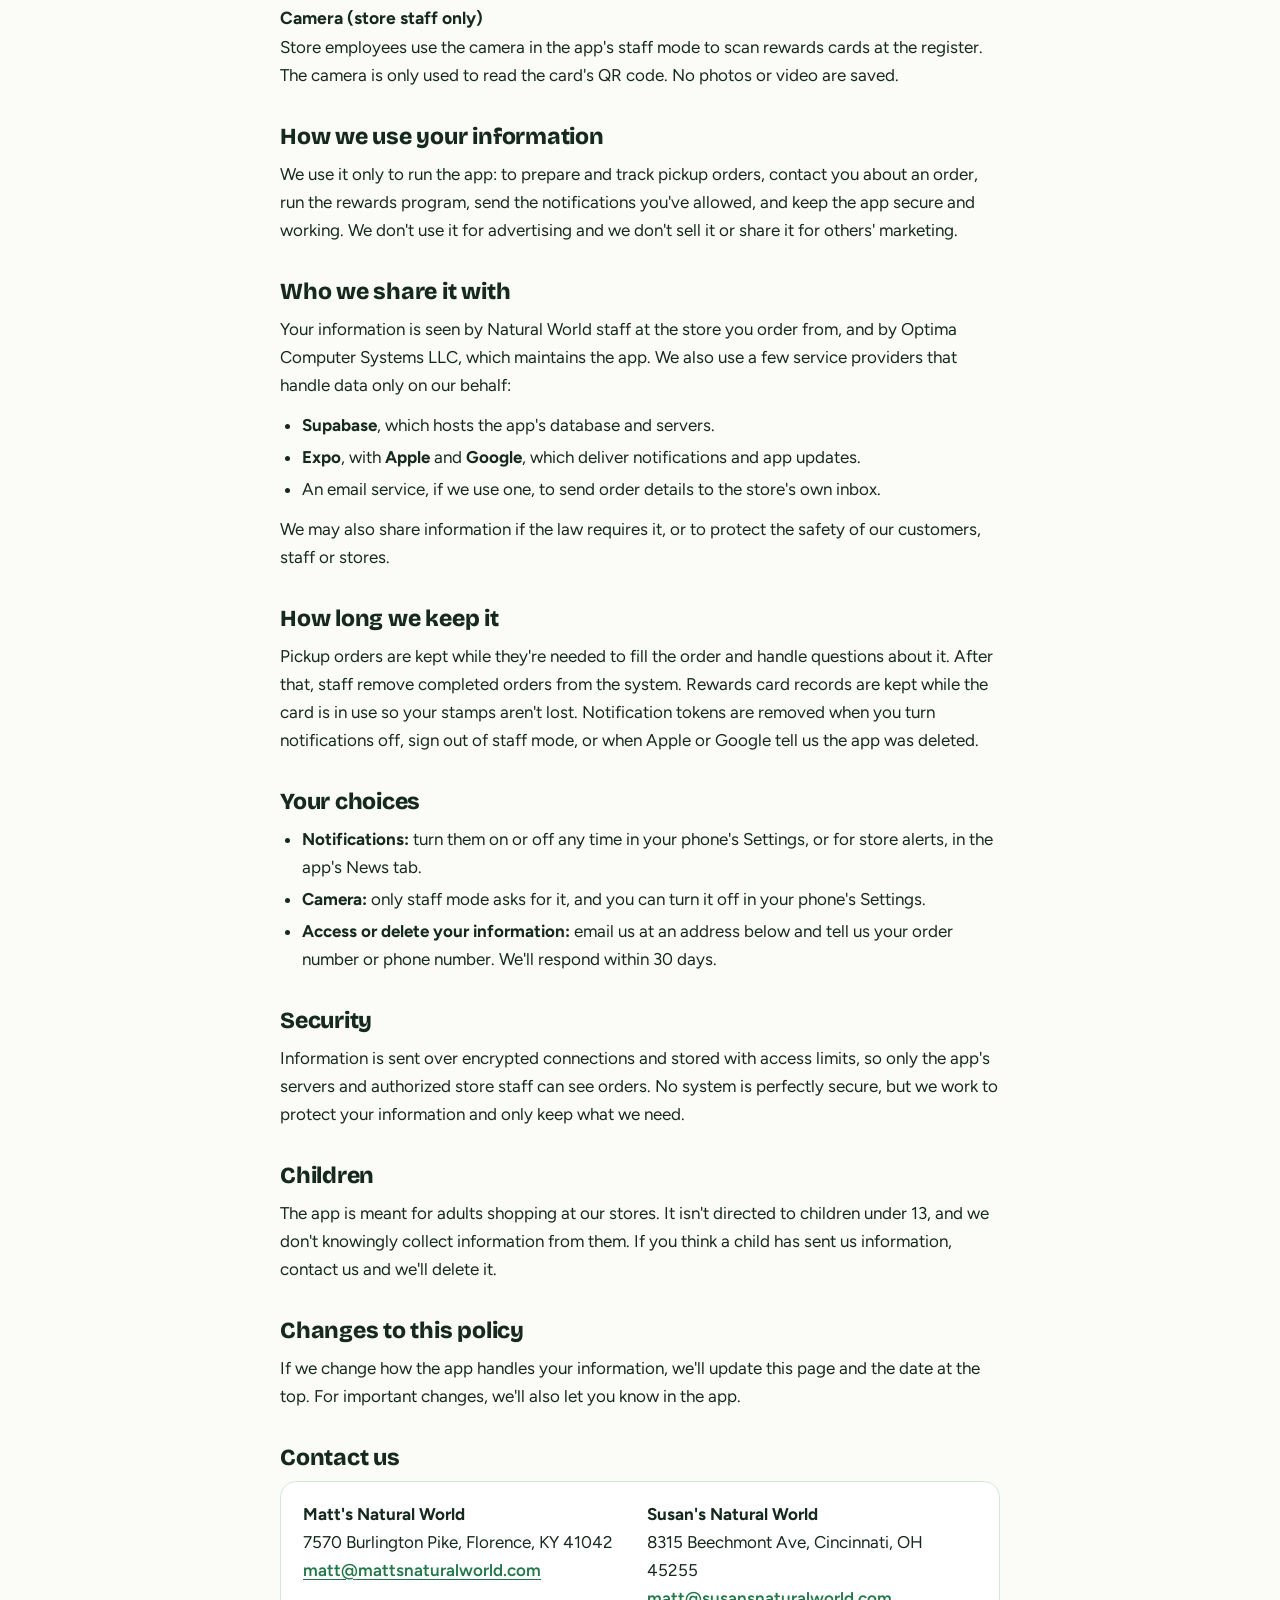
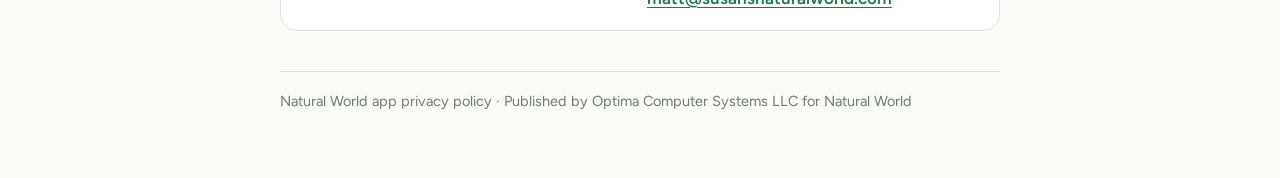
<file: natural-world-privacy.html>
<!doctype html>
<html lang="en">
<head>
<meta charset="utf-8">
<meta name="viewport" content="width=device-width, initial-scale=1">
<title>Privacy Policy | Natural World App</title>
<meta name="description" content="How the Natural World app collects, uses and protects your information.">
<link rel="preconnect" href="https://fonts.googleapis.com">
<link rel="preconnect" href="https://fonts.gstatic.com" crossorigin>
<link href="https://fonts.googleapis.com/css2?family=Bricolage+Grotesque:opsz,wght@12..96,800&family=Figtree:wght@400;600;700&display=swap" rel="stylesheet">
<style>
  /* Natural World brand: sky header, leaf green, Bricolage display over Figtree body. */
  :root {
    --sky: #cde9f6; --paper: #fbfcf8; --card: #ffffff; --ink: #16291e; --ink-soft: #4a5d51;
    --muted: #6b7c71; --leaf: #23784a; --line: #dbe4dc; --tint: #e3f1e8;
    --display: "Bricolage Grotesque", system-ui, -apple-system, "Segoe UI", sans-serif;
    --body: "Figtree", system-ui, -apple-system, "Segoe UI", sans-serif;
    color-scheme: light;
  }
  @media (prefers-color-scheme: dark) {
    :root {
      --sky: #17324a; --paper: #0f1a14; --card: #16241c; --ink: #e8f0ea; --ink-soft: #b8c7bd;
      --muted: #93a598; --leaf: #6fcf97; --line: #2a3d31; --tint: #1c3326; color-scheme: dark;
    }
  }
  * { box-sizing: border-box; }
  body { margin: 0; background: var(--paper); color: var(--ink); font: 400 17px/1.65 var(--body); -webkit-font-smoothing: antialiased; }
  header { background: var(--sky); padding: 40px 0 34px; }
  .wrap { max-width: 760px; margin: 0 auto; padding-left: max(20px, env(safe-area-inset-left, 0px)); padding-right: max(20px, env(safe-area-inset-right, 0px)); }
  .brand { font: 700 15px/1 var(--body); letter-spacing: .08em; text-transform: uppercase; color: var(--leaf); margin: 0 0 10px; }
  h1 { font: 800 clamp(32px, 6vw, 44px)/1.1 var(--display); letter-spacing: -.02em; margin: 0; text-wrap: balance; }
  .meta { color: var(--ink-soft); margin: 10px 0 0; font-size: 15.5px; }
  main { padding-block: 32px 64px; }
  .summary { background: var(--tint); border-radius: 18px; padding: 18px 22px; margin-bottom: 28px; }
  .summary h2 { margin-top: 0; }
  .summary ul { margin: 8px 0 0; padding-left: 20px; }
  h2 { font: 800 23px/1.25 var(--display); letter-spacing: -.01em; margin: 34px 0 8px; text-wrap: balance; }
  h3 { font: 700 17.5px/1.35 var(--body); margin: 20px 0 4px; }
  p { margin: 0 0 12px; }
  ul { margin: 0 0 12px; padding-left: 22px; }
  li { margin: 4px 0; }
  a { color: var(--leaf); font-weight: 600; text-underline-offset: 3px; }
  a:focus-visible { outline: 3px solid var(--leaf); outline-offset: 2px; border-radius: 4px; }
  .table-wrap { overflow-x: auto; margin: 12px 0 16px; border: 1px solid var(--line); border-radius: 14px; background: var(--card); }
  table { width: 100%; border-collapse: collapse; font-size: 15.5px; min-width: 520px; }
  th, td { text-align: left; vertical-align: top; padding: 11px 14px; border-bottom: 1px solid var(--line); }
  tr:last-child td { border-bottom: 0; }
  th { font-weight: 700; font-size: 13.5px; text-transform: uppercase; letter-spacing: .05em; color: var(--muted); }
  .contact { background: var(--card); border: 1px solid var(--line); border-radius: 16px; padding: 18px 22px; display: grid; gap: 14px; grid-template-columns: repeat(auto-fit, minmax(240px, 1fr)); }
  .contact b { display: block; }
  @media (max-width: 600px) {
    table { min-width: 0; }
    thead { display: none; }
    tr { display: block; padding: 12px 16px; border-bottom: 1px solid var(--line); }
    tr:last-child { border-bottom: 0; }
    td { display: block; padding: 2px 0; border: 0; }
    td::before { content: attr(data-label); display: block; font-weight: 700; font-size: 12.5px; text-transform: uppercase; letter-spacing: .05em; color: var(--muted); margin-top: 6px; }
    td:first-child { font-weight: 600; }
    td:first-child::before { margin-top: 0; }
  }
  footer { color: var(--muted); font-size: 14.5px; border-top: 1px solid var(--line); padding-top: 18px; margin-top: 40px; }
</style>
</head>
<body>
<header>
  <div class="wrap">
    <p class="brand">Natural World</p>
    <h1>Privacy Policy for the Natural World App</h1>
    <p class="meta">Effective October 26, 2026 · Covers Matt's Natural World (Florence, KY) and Susan's Natural World (Cincinnati, OH)</p>
  </div>
</header>

<main class="wrap">
  <section class="summary" aria-labelledby="short">
    <h2 id="short">The short version</h2>
    <ul>
      <li>You don't need an account to use the app.</li>
      <li>We only collect what we need to run pickup orders, your rewards card and store notifications.</li>
      <li>There are no payments in the app, and we don't collect your location.</li>
      <li>We don't sell your information, show ads, or track you across other apps or websites.</li>
    </ul>
  </section>

  <h2>Who we are</h2>
  <p>The Natural World app is the mobile app for Matt's Natural World and Susan's Natural World ("Natural World", "we", "us"). Optima Computer Systems LLC develops and publishes the app for Natural World and helps operate it. This policy explains what the app collects, why, and the choices you have.</p>

  <h2>What we collect and why</h2>
  <div class="table-wrap">
    <table>
      <thead><tr><th scope="col">Information</th><th scope="col">When</th><th scope="col">Why</th></tr></thead>
      <tbody>
        <tr><td data-label="Information">Your name and phone number</td><td data-label="When">When you send a pickup order</td><td data-label="Why">So the store knows whose order it is and can reach you about it</td></tr>
        <tr><td data-label="Information">Your order: items, quantities, store and any note you add</td><td data-label="When">When you send a pickup order</td><td data-label="Why">To prepare your order and show its status in the app</td></tr>
        <tr><td data-label="Information">Rewards card: a random card code, your stamp count, and the date, time and store of each stamp or reward</td><td data-label="When">When you open the Rewards tab, and when staff scan your card</td><td data-label="Why">To run the rewards program. The card is not tied to your name.</td></tr>
        <tr><td data-label="Information">A notification token (a code from Apple or Google that lets us send notifications to your phone)</td><td data-label="When">Only if you allow notifications</td><td data-label="Why">To tell you when your order is ready and, if you turn on store alerts, to send store news and sales</td></tr>
        <tr><td data-label="Information">Basic technical information, such as your phone's operating system and app version</td><td data-label="When">When the app connects to our servers or checks for updates</td><td data-label="Why">To keep the app working and send it bug fixes</td></tr>
      </tbody>
    </table>
  </div>
  <p>Some things stay only on your phone: your chosen store, your pickup list, your recent orders, and your name and phone number so checkout is quicker next time. Deleting the app removes them.</p>

  <h3>What we don't collect</h3>
  <ul>
    <li>Payment or card details. You pay at the register.</li>
    <li>Your location. "Directions" opens your own maps app.</li>
    <li>Your contacts, photos or files.</li>
  </ul>

  <h3>Camera (store staff only)</h3>
  <p>Store employees use the camera in the app's staff mode to scan rewards cards at the register. The camera is only used to read the card's QR code. No photos or video are saved.</p>

  <h2>How we use your information</h2>
  <p>We use it only to run the app: to prepare and track pickup orders, contact you about an order, run the rewards program, send the notifications you've allowed, and keep the app secure and working. We don't use it for advertising and we don't sell it or share it for others' marketing.</p>

  <h2>Who we share it with</h2>
  <p>Your information is seen by Natural World staff at the store you order from, and by Optima Computer Systems LLC, which maintains the app. We also use a few service providers that handle data only on our behalf:</p>
  <ul>
    <li><b>Supabase</b>, which hosts the app's database and servers.</li>
    <li><b>Expo</b>, with <b>Apple</b> and <b>Google</b>, which deliver notifications and app updates.</li>
    <li>An email service, if we use one, to send order details to the store's own inbox.</li>
  </ul>
  <p>We may also share information if the law requires it, or to protect the safety of our customers, staff or stores.</p>

  <h2>How long we keep it</h2>
  <p>Pickup orders are kept while they're needed to fill the order and handle questions about it. After that, staff remove completed orders from the system. Rewards card records are kept while the card is in use so your stamps aren't lost. Notification tokens are removed when you turn notifications off, sign out of staff mode, or when Apple or Google tell us the app was deleted.</p>

  <h2>Your choices</h2>
  <ul>
    <li><b>Notifications:</b> turn them on or off any time in your phone's Settings, or for store alerts, in the app's News tab.</li>
    <li><b>Camera:</b> only staff mode asks for it, and you can turn it off in your phone's Settings.</li>
    <li><b>Access or delete your information:</b> email us at an address below and tell us your order number or phone number. We'll respond within 30 days.</li>
  </ul>

  <h2>Security</h2>
  <p>Information is sent over encrypted connections and stored with access limits, so only the app's servers and authorized store staff can see orders. No system is perfectly secure, but we work to protect your information and only keep what we need.</p>

  <h2>Children</h2>
  <p>The app is meant for adults shopping at our stores. It isn't directed to children under 13, and we don't knowingly collect information from them. If you think a child has sent us information, contact us and we'll delete it.</p>

  <h2>Changes to this policy</h2>
  <p>If we change how the app handles your information, we'll update this page and the date at the top. For important changes, we'll also let you know in the app.</p>

  <h2>Contact us</h2>
  <div class="contact">
    <div><b>Matt's Natural World</b>7570 Burlington Pike, Florence, KY 41042<br><a href="mailto:matt@mattsnaturalworld.com">matt@mattsnaturalworld.com</a></div>
    <div><b>Susan's Natural World</b>8315 Beechmont Ave, Cincinnati, OH 45255<br><a href="mailto:matt@susansnaturalworld.com">matt@susansnaturalworld.com</a></div>
  </div>

  <footer>Natural World app privacy policy · Published by Optima Computer Systems LLC for Natural World</footer>
</main>
</body>
</html>
</file>
<file: styles.css>
/* -----------------------------------------------------------
   OPTIMA COMPUTER SYSTEMS — Professional Tech Agency Theme
   Palette: Blue (#0b6efd), Navy (#0f172a), Gray (#f5f7fa)
   Font: Inter
----------------------------------------------------------- */
:root {
  --accent:       #0b6efd;
  --accent-dark:  #0957c3;
  --accent-light: #e8f0ff;
  --accent-glow:  rgba(11,110,253,0.12);
  --text:         #0f172a;
  --muted:        #64748b;
  --bg:           #f5f7fa;
  --card:         #ffffff;
  --border:       #e2e8f0;
  --navy:         #0f172a;
  --maxw:         1180px;
  font-family: Inter, ui-sans-serif, system-ui, -apple-system, "Segoe UI", Roboto, Arial;
}
* { box-sizing: border-box; }
html { scroll-behavior: smooth; }
body {
  margin: 0;
  background: var(--bg);
  color: var(--text);
  line-height: 1.6;
  position: relative;
  overflow-x: hidden;
  overflow-wrap: break-word;
}
/* ── Binary background — subtle texture only ── */
body::before {
  content: "01 10 01 10 01 10 01 10 01 10 01 10 01 10 01 10 01 10 01 10 01 10 01 10 01 10 01 10 01 10 01 10 01 10 01 10 01 10 01 10 01 10 01 10 01 10 01 10 01 10 01 10 01 10 01 10 01 10 01 10 01 10 01 10 10 01 10 01 10 01 10 01 10 01 10 01 10 01 10 01 10 01 10 01 10 01 10 01 10 01 10 01 10 01 10 01 10 01 10 01 10 01 10 01 10 01 10 01 10 01 10 01 01 10 01 10 01 10 01 10 01 10 01 10 01 10 01 10 01 10 01 10 01 10 01 10 01 10 01 10 01 10 01 10 01 10 01 10 01 10 01 10 10 01 10 01 10 01 10 01 10 01 10 01 10 01 10 01 10 01 10 01 10 01 10 01 10 01 10 01 10 01 10 01 10 01 10 01 10 01 10 01 10 01 10 01 10 01 01 10 01 10 01 10 01 10 01 10 01 10 01 10 01 10 01 10 01 10 01 10 01 10 01 10 10 01 10 01 10 01 10 01 10 01 10 01 10 01 10 01 10 01 10 01 10 01 10 01 10 01 10 01 10 01 10 01 10 01 10 01 10 01 10 01 10 01 10 01 10 01 10 01 10 01 10 01 10 01 10 01 10 01 10 01 10 01 10 01 10 01 10 01 10 01 10 01 10 01 10 01 10 01 10 01 10 01";
  position: fixed;
  top: 0; left: 0;
  width: 200%; height: 200%;
  font-size: 0.8rem;
  color: rgba(11,110,253,0.07);   /* ← was 0.88, toned way down */
  line-height: 1.4;
  word-wrap: break-word;
  white-space: pre-wrap;
  font-family: 'Courier New', monospace;
  z-index: -2;
  pointer-events: none;
  animation: binaryFlow 15s linear infinite;
}
body::after {
  content: "10 01 10 01 10 01 10 01 10 01 10 01 10 01 10 01 10 01 10 01 10 01 10 01 10 01 10 01 10 01 10 01 10 01 10 01 10 01 10 01 10 01 10 01 10 01 10 01 10 01 10 01 10 01 10 01 10 01 10 01 10 01 10 01 01 10 01 10 01 10 01 10 01 10 01 10 01 10 01 10 01 10 01 10 01 10 01 10 01 10 01 10 01 10 01 10 01 10 01 10 01 10 01 10 01 10 01 10 01 10 01 10 10 01 10 01 10 01 10 01 10 01 10 01 10 01 10 01 10 01 10 01 10 01 10 01 10 01 10 01 10 01 10 01 10 01 10 01 10 01 10 01 01 10 01 10 01 10 01 10 01 10 01 10 01 10 01 10 01 10 01 10 01 10 01 10 01 10 01 10 01 10 01 10 01 10 01 10 01 10 01 10 01 10 01 10 01 10 01 10 01 10 01 10 01 10 01 10 01 10 01 10 01 10 01 10 01 10 01 10 01 10 01 10 01 10 01 10 01 10 01 10 01 10 01 10 01 10 01 10 01 10 01 10 01 10 01 10 01 10 01 10 01";
  position: fixed;
  top: 0; left: 0;
  width: 200%; height: 200%;
  font-size: 0.8rem;
  color: rgba(11,110,253,0.04);   /* ← was 0.75 */
  line-height: 1.4;
  word-wrap: break-word;
  white-space: pre-wrap;
  font-family: 'Courier New', monospace;
  z-index: -3;
  pointer-events: none;
  animation: binaryFlowReverse 22s linear infinite;
}
@keyframes binaryFlow {
  0%   { transform: translateY(0);     opacity: 1; }
  50%  { opacity: 1; }
  100% { transform: translateY(150px); opacity: 1; }
}
@keyframes binaryFlowReverse {
  0%   { transform: translateY(-150px); opacity: 1; }
  50%  { opacity: 1; }
  100% { transform: translateY(0);      opacity: 1; }
}
/* ── Layout ── */
.container {
  max-width: var(--maxw);
  margin: 0 auto;
  padding: 40px 24px;
}
/* ── Navbar ── */
.navbar {
  position: sticky;
  top: 0;
  z-index: 200;
  background: rgba(255,255,255,0.92);
  backdrop-filter: blur(12px);
  -webkit-backdrop-filter: blur(12px);
  border-bottom: 1px solid var(--border);
}
.nav-inner {
  max-width: var(--maxw);
  margin: 0 auto;
  padding: 0 24px;
  height: 64px;
  display: flex;
  align-items: center;
  justify-content: space-between;
  gap: 32px;
}
.nav-brand {
  display: flex;
  align-items: center;
  text-decoration: none;
  min-width: 0;
}
.nav-wordmark {
  font-family: Inter, ui-sans-serif, system-ui, -apple-system, "Segoe UI", Roboto, Arial;
  font-size: clamp(1rem, 4.5vw, 1.3rem);
  font-weight: 800;
  letter-spacing: -0.3px;
  color: var(--text);
  white-space: nowrap;
  overflow: hidden;
  text-overflow: ellipsis;
}
.nav-wordmark .accent {
  color: var(--accent);
}
.nav-wordmark-short {
  display: none;
}
.nav-links {
  list-style: none;
  display: flex;
  align-items: center;
  gap: 8px;
  margin: 0;
  padding: 0;
}
.nav-links a {
  font-size: 0.875rem;
  font-weight: 500;
  color: var(--muted);
  text-decoration: none;
  padding: 8px 12px;
  border-radius: 8px;
  transition: color 0.15s, background 0.15s;
}
.nav-links a:hover {
  color: var(--accent);
  background: var(--accent-light);
}
.nav-cta {
  background: var(--accent) !important;
  color: #fff !important;
  padding: 9px 18px !important;
  border-radius: 8px !important;
  font-weight: 600 !important;
  margin-left: 8px;
  transition: background 0.2s, transform 0.15s !important;
}
.nav-cta:hover {
  background: var(--accent-dark) !important;
  transform: translateY(-1px);
}
/* ── Hero ── */
.header {
  display: flex;
  gap: 40px;
  align-items: center;
  justify-content: center;
  min-height: 380px;
  padding: 48px 0 60px;
  flex-wrap: wrap;
  position: relative;
}
.header::before {
  content: "";
  position: absolute;
  inset: 0;
  background: linear-gradient(135deg, #dbeafe 0%, #f5f7fa 65%);
  border-radius: 20px;
  z-index: -1;
}
.header {
  overflow: hidden;
}
/* Background video layer — sits above the gradient fallback, below the tint overlay */
.hero-video {
  position: absolute;
  inset: 0;
  width: 100%;
  height: 100%;
  object-fit: cover;
  border-radius: 20px;
  z-index: -1;
}
/* Just a faint darken so the video keeps full presence, not a heavy wash */
.header::after {
  content: "";
  position: absolute;
  inset: 0;
  background: rgba(15,23,42,0.18);
  border-radius: 20px;
  z-index: -1;
}
/* Respect reduced-motion preference — fall back to the static gradient */
@media (prefers-reduced-motion: reduce) {
  .hero-video { display: none; }
}
/* ── Tagline (between hero video and stats strip) ── */
.hero-tagline {
  text-align: center;
  max-width: 640px;
  margin: 56px auto 48px;
  padding: 0 20px;
}
.h1 {
  font-size: clamp(2rem, 3.5vw, 2.8rem);
  font-weight: 800;
  line-height: 1.15;
  margin: 0 0 16px;
  color: var(--text);
  letter-spacing: -0.5px;
}
.lead {
  font-size: 1.05rem;
  color: var(--muted);
  max-width: 520px;
  margin: 0 auto 0;
  line-height: 1.65;
}
.cta-row {
  margin-top: 32px;
  display: flex;
  gap: 12px;
  flex-wrap: wrap;
  justify-content: center;
}
/* Buttons */
.btn {
  background: var(--accent);
  color: #fff;
  padding: 12px 22px;
  border-radius: 10px;
  border: none;
  text-decoration: none;
  font-weight: 600;
  font-size: 0.92rem;
  transition: all 0.2s ease;
  display: inline-block;
  cursor: pointer;
}
.btn:hover {
  background: var(--accent-dark);
  transform: translateY(-2px);
  box-shadow: 0 6px 20px rgba(11,110,253,0.25);
}
.btn.secondary {
  background: transparent;
  color: var(--accent);
  border: 1.5px solid var(--accent);
}
.btn.secondary:hover {
  background: var(--accent-light);
  box-shadow: none;
}
.btn-white {
  background: #fff !important;
  color: var(--accent) !important;
  font-weight: 700;
}
.btn-white:hover {
  background: var(--accent-light) !important;
  box-shadow: 0 6px 20px rgba(0,0,0,0.12) !important;
}
.btn-outline-white {
  background: transparent !important;
  color: rgba(255,255,255,0.85) !important;
  border: 1.5px solid rgba(255,255,255,0.4) !important;
}
.btn-outline-white:hover {
  background: rgba(255,255,255,0.1) !important;
  border-color: rgba(255,255,255,0.7) !important;
  color: #fff !important;
  box-shadow: none !important;
  transform: translateY(-1px);
}
/* ── Section label / eyebrow ── */
.section-label {
  display: inline-block;
  font-size: 0.72rem;
  font-weight: 700;
  letter-spacing: 0.16em;
  text-transform: uppercase;
  color: var(--accent);
  background: var(--accent-light);
  padding: 5px 14px;
  border-radius: 999px;
  margin-bottom: 10px;
}
/* ── Stats Strip ── */
.stats-strip {
  display: flex;
  align-items: center;
  justify-content: center;
  flex-wrap: wrap;
  gap: 0;
  background: #fff;
  border: 1px solid var(--border);
  border-radius: 16px;
  padding: 28px 0;
  margin: 0 0 0;
  box-shadow: 0 4px 20px rgba(15,23,42,0.06);
}
.stat-item {
  flex: 1;
  min-width: 140px;
  text-align: center;
  padding: 8px 20px;
  display: flex;
  flex-direction: column;
  gap: 4px;
}
.stat-num {
  font-size: 2.2rem;
  font-weight: 800;
  color: var(--accent);
  line-height: 1;
  letter-spacing: -0.5px;
}
.stat-lbl {
  font-size: 0.78rem;
  font-weight: 500;
  color: var(--muted);
  text-transform: uppercase;
  letter-spacing: 0.06em;
  overflow-wrap: normal;
  word-break: keep-all;
  hyphens: none;
}
.stat-divider {
  width: 1px;
  height: 44px;
  background: var(--border);
  flex-shrink: 0;
}
/* ── Sections ── */
.section {
  padding: 70px 0;
}
.section h2 {
  margin: 0 0 10px;
  font-size: 1.9rem;
  font-weight: 800;
  letter-spacing: -0.3px;
}
.small {
  font-size: 0.95rem;
  color: var(--muted);
}
/* ── Project Cards ── */
.cards {
  display: grid;
  gap: 24px;
  grid-template-columns: repeat(auto-fit, minmax(300px, 1fr));
  margin-top: 24px;
}
.project {
  background: var(--card);
  border-radius: 16px;
  overflow: hidden;
  border: 1px solid var(--border);
  box-shadow: 0 4px 20px rgba(15,23,42,0.06);
  transition: all 0.25s ease;
  display: flex;
  flex-direction: column;
}
.project:hover {
  transform: translateY(-5px);
  box-shadow: 0 16px 40px rgba(11,110,253,0.12);
  border-color: rgba(11,110,253,0.2);
}
.project .img-wrap {
  height: 220px;
  max-height: 40vh;
  display: flex;
  align-items: center;
  justify-content: center;
  overflow: hidden;
  background: var(--bg);
  border-bottom: 1px solid var(--border);
}
.project .img-wrap img {
  max-width: 100%;
  max-height: 100%;
  display: block;
  object-fit: contain;
}
.project img.preserve {
  padding: 0;
  background-color: transparent;
}
.project .bd {
  padding: 20px;
  flex: 1;
  display: flex;
  flex-direction: column;
}
.project h3 {
  margin: 0 0 8px;
  font-size: 1.05rem;
  font-weight: 700;
  color: var(--text);
  letter-spacing: -0.2px;
  line-height: 1.3;
}
.project .meta {
  flex: 0 0 auto;
  margin-bottom: 14px;
}
.project p {
  margin: 0;
  color: var(--muted);
  font-size: 0.9rem;
  line-height: 1.5;
}
/* Tech stack tags */
.tags {
  display: flex;
  flex-wrap: wrap;
  gap: 6px;
  margin-bottom: 16px;
  margin-top: auto;
}
.tag {
  display: inline-block;
  background: var(--accent-light);
  color: var(--accent);
  font-size: 0.72rem;
  font-weight: 600;
  letter-spacing: 0.04em;
  padding: 3px 10px;
  border-radius: 999px;
  border: 1px solid rgba(11,110,253,0.15);
}
.project .row {
  display: flex;
  justify-content: center;
  margin-top: auto;
  padding-top: 8px;
}
.project .row .btn {
  min-width: 130px;
  text-align: center;
}
@media (max-width: 520px) {
  .project .img-wrap { height: 160px; max-height: 30vh; }
}
@media (min-width: 900px) {
  .project .img-wrap { height: 240px; }
}
/* ── Process / How We Work ── */
.process-grid {
  display: grid;
  grid-template-columns: repeat(auto-fit, minmax(220px, 1fr));
  gap: 20px;
  margin-top: 32px;
}
.process-step {
  background: #fff;
  border: 1px solid var(--border);
  border-radius: 16px;
  padding: 28px 24px;
  position: relative;
  transition: all 0.2s;
  box-shadow: 0 2px 12px rgba(15,23,42,0.04);
}
.process-step:hover {
  border-color: rgba(11,110,253,0.3);
  box-shadow: 0 8px 32px var(--accent-glow);
  transform: translateY(-3px);
}
.step-num {
  font-size: 2.4rem;
  font-weight: 800;
  color: var(--accent-light);
  /* rendered as a large background number */
  -webkit-text-stroke: 2px rgba(11,110,253,0.25);
  color: transparent;
  line-height: 1;
  margin-bottom: 12px;
  display: block;
}
.process-step h3 {
  font-size: 1.1rem;
  font-weight: 700;
  color: var(--text);
  margin: 0 0 8px;
}
.process-step p {
  font-size: 0.88rem;
  color: var(--muted);
  line-height: 1.6;
  margin: 0;
}
/* ── Services ── */
.grid {
  display: grid;
  gap: 20px;
}
.grid.cols-3 {
  grid-template-columns: repeat(auto-fit, minmax(260px, 1fr));
  align-items: stretch;
}
.service {
  background: var(--card);
  padding: 24px;
  border-radius: 16px;
  border: 1px solid var(--border);
  box-shadow: 0 2px 12px rgba(15,23,42,0.04);
  transition: all 0.25s ease;
  display: flex;
  flex-direction: column;
  height: 100%;
}
.service:hover {
  transform: translateY(-3px);
  box-shadow: 0 10px 32px rgba(11,110,253,0.10);
  border-color: rgba(11,110,253,0.2);
}
.svc-icon {
  width: 48px;
  height: 48px;
  background: var(--accent-light);
  color: var(--accent);
  border-radius: 12px;
  display: flex;
  align-items: center;
  justify-content: center;
  margin-bottom: 16px;
  flex-shrink: 0;
}
.svc-body {
  flex: 1;
  margin-bottom: 20px;
}
.service h3 {
  margin: 0 0 8px;
  font-size: 1rem;
  font-weight: 700;
  color: var(--text);
}
.service > div:last-child {
  margin-top: auto !important;
}
@media (max-width: 720px) {
  .svc-body { min-height: 0; }
}
/* ── About ── */
.about {
  display: flex;
  gap: 32px;
  align-items: center;
  flex-wrap: wrap;
  background: #fff;
  border: 1px solid var(--border);
  border-radius: 16px;
  padding: 32px;
  box-shadow: 0 2px 12px rgba(15,23,42,0.04);
}
.avatar {
  width: 200px;
  height: 200px;
  border-radius: 16px;
  object-fit: cover;
  box-shadow: 0 10px 32px rgba(15,23,42,0.12);
  flex-shrink: 0;
}
/* ── CTA Banner ── */
.cta-banner {
  background: linear-gradient(135deg, #0b6efd 0%, #1d4ed8 100%);
  border-radius: 20px;
  padding: 64px 40px;
  text-align: center;
  margin: 0 0 70px;
  position: relative;
  overflow: hidden;
}
.cta-banner::before {
  content: '';
  position: absolute;
  inset: 0;
  background: url("data:image/svg+xml,%3Csvg width='60' height='60' viewBox='0 0 60 60' xmlns='http://www.w3.org/2000/svg'%3E%3Cg fill='none'%3E%3Cg fill='%23ffffff' fill-opacity='0.04'%3E%3Cpath d='M36 34v-4h-2v4h-4v2h4v4h2v-4h4v-2h-4zm0-30V0h-2v4h-4v2h4v4h2V6h4V4h-4zM6 34v-4H4v4H0v2h4v4h2v-4h4v-2H6zM6 4V0H4v4H0v2h4v4h2V6h4V4H6z'/%3E%3C/g%3E%3C/g%3E%3C/svg%3E");
  pointer-events: none;
}
.cta-banner-inner {
  position: relative;
  z-index: 1;
}
.cta-banner h2 {
  font-size: clamp(1.6rem, 3vw, 2.4rem);
  font-weight: 800;
  color: #fff;
  margin: 0 0 12px;
  letter-spacing: -0.3px;
}
.cta-banner p {
  font-size: 1.05rem;
  color: rgba(255,255,255,0.75);
  margin: 0;
}
/* ── Contact Form ── */
.form {
  background: var(--card);
  padding: 32px;
  border-radius: 16px;
  border: 1px solid var(--border);
  box-shadow: 0 4px 24px rgba(15,23,42,0.06);
}
.form label {
  display: block;
  font-size: 0.875rem;
  font-weight: 500;
  margin-bottom: 6px;
  color: var(--text);
}
.input,
select,
textarea {
  width: 100%;
  padding: 12px 14px;
  border-radius: 10px;
  border: 1.5px solid var(--border);
  background: #fff;
  font-size: 0.95rem;
  font-family: inherit;
  color: var(--text);
  transition: border 0.2s ease, box-shadow 0.2s ease;
}
.input:focus,
select:focus,
textarea:focus {
  border-color: var(--accent);
  outline: none;
  box-shadow: 0 0 0 3px rgba(11,110,253,0.12);
}
/* ── Footer ── */
.footer-full {
  background: var(--navy);
  color: rgba(255,255,255,0.55);
  margin-top: 0;
}
.footer-inner {
  max-width: var(--maxw);
  margin: 0 auto;
  padding: 60px 24px 48px;
  display: flex;
  gap: 48px;
  flex-wrap: wrap;
  border-bottom: 1px solid rgba(255,255,255,0.08);
}
.footer-brand {
  flex: 1.5;
  min-width: 200px;
}
.footer-logo {
  height: 40px;
  width: auto;
  object-fit: contain;
  filter: brightness(0) invert(1);
  opacity: 0.85;
  margin-bottom: 14px;
  display: block;
}
.footer-brand p {
  font-size: 0.88rem;
  line-height: 1.6;
  color: rgba(255,255,255,0.45);
}
.footer-col {
  flex: 1;
  min-width: 140px;
}
.footer-col h4 {
  font-size: 0.78rem;
  font-weight: 700;
  letter-spacing: 0.12em;
  text-transform: uppercase;
  color: rgba(255,255,255,0.9);
  margin: 0 0 16px;
}
.footer-col ul {
  list-style: none;
  margin: 0;
  padding: 0;
  display: flex;
  flex-direction: column;
  gap: 10px;
}
.footer-col li {
  font-size: 0.875rem;
  color: rgba(255,255,255,0.45);
  overflow-wrap: anywhere;
}
.footer-col a {
  color: rgba(255,255,255,0.55);
  text-decoration: none;
  transition: color 0.2s;
}
.footer-col a:hover {
  color: var(--accent);
}
.footer-bottom {
  max-width: var(--maxw);
  margin: 0 auto;
  padding: 20px 24px;
  text-align: center;
}
.footer-bottom p {
  font-size: 0.8rem;
  color: rgba(255,255,255,0.3);
  margin: 0;
}
/* ── Responsive ── */
@media (max-width: 900px) {
  .container { padding: 32px 20px; }
  .stat-divider { display: none; }
  .stats-strip { gap: 16px; padding: 20px; }
}
@media (max-width: 720px) {
  .container { padding: 28px 18px; }
  .navbar .nav-links li:not(:last-child) { display: none; }
  .header {
    flex-direction: column;
    align-items: stretch;
    padding: 32px 0 40px;
  }
  .about { flex-direction: column; align-items: center; text-align: center; padding: 24px; }
  .avatar { margin: 0 auto; }
  .cta-banner { padding: 48px 24px; border-radius: 16px; }
  .footer-inner { gap: 36px; padding: 48px 24px 36px; }
  .process-grid { grid-template-columns: 1fr 1fr; }
}
@media (max-width: 520px) {
  .container { padding: 24px 14px; }
  .cta-row { justify-content: center; }
  .section { padding: 48px 0; }
  .process-grid { grid-template-columns: 1fr; }
}
@media (max-width: 900px) {
  .nav-wordmark-full { display: none; }
  .nav-wordmark-short { display: inline; }
}
@media (max-width: 480px) {
  .nav-inner { gap: 12px; padding: 0 16px; }
  .nav-cta {
    padding: 8px 12px !important;
    font-size: 0.8rem !important;
  }
}
</file>
